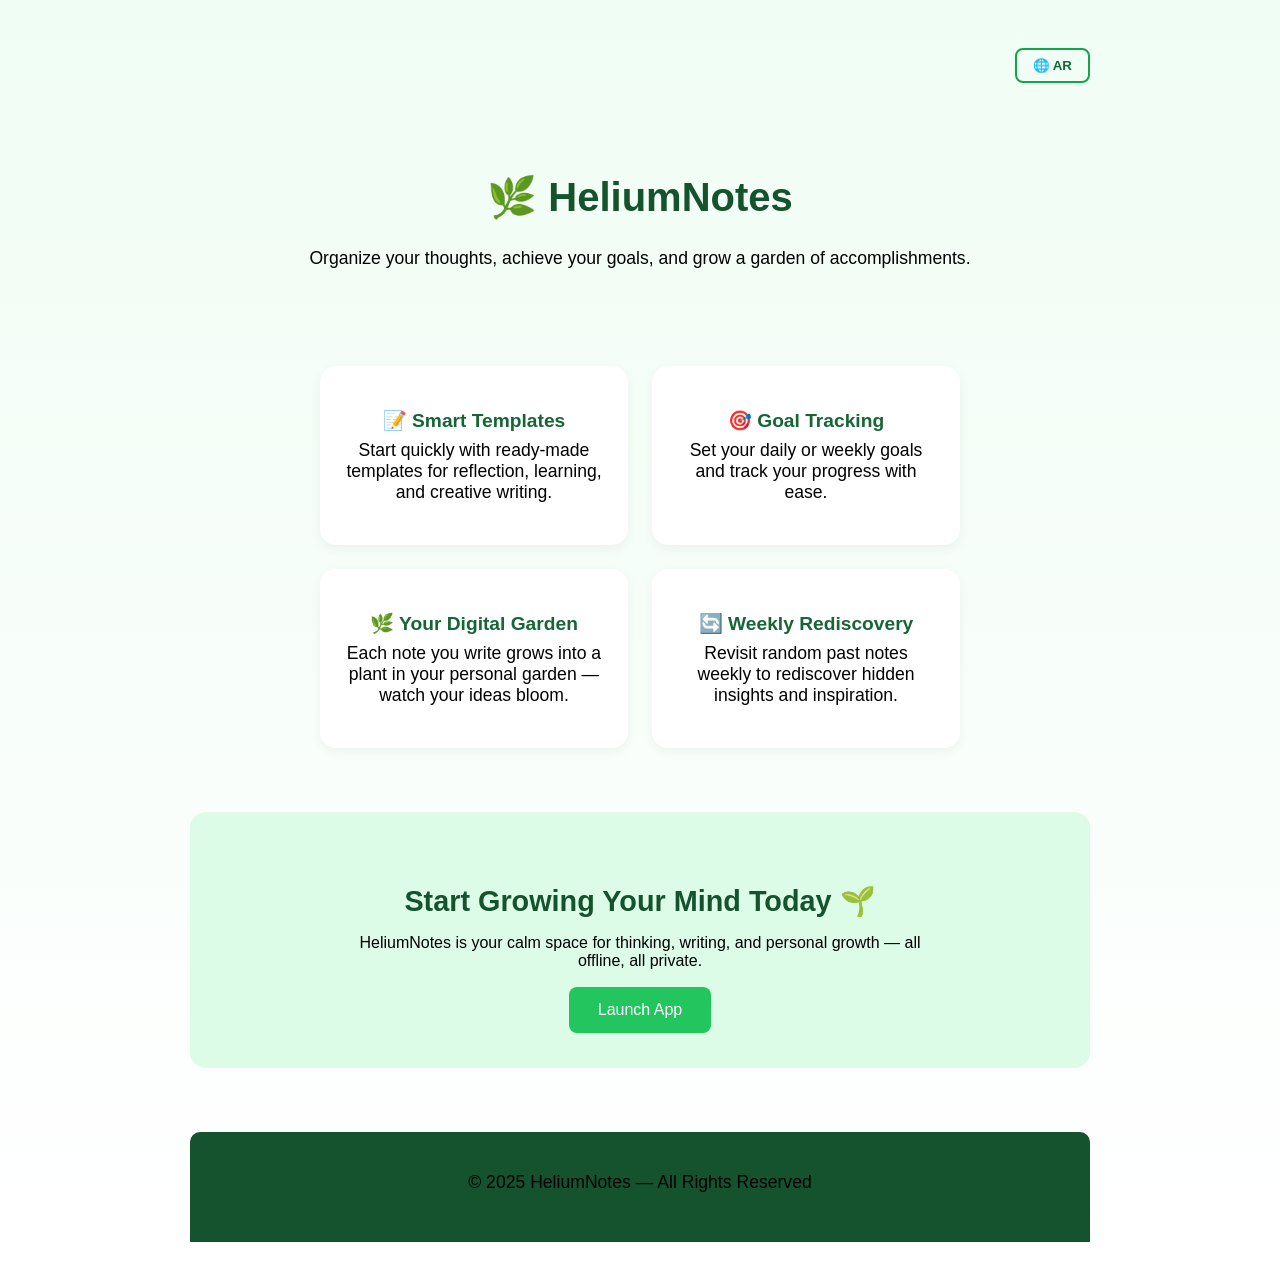
<file: index.html>
<!DOCTYPE html>
<html lang="en" dir="ltr">
<head>
  <meta charset="UTF-8">
  <meta name="viewport" content="width=device-width, initial-scale=1.0">
  <title id="pageTitle">Welcome to HeliumNotes</title>
  <link rel="manifest" href="manifest.json">
  <meta name="theme-color" content="#3b82f6"/>
  <link rel="icon" href="icons/icon-192x192.png" type="image/png">
  <meta id="pageDescription" name="description" content="Organize your thoughts, achieve your goals, and grow a garden of accomplishments with HeliumNotes.">
  <style>
    body {
      margin: 0;
      font-family: 'Cairo', sans-serif;
      background: linear-gradient(180deg, #f0fdf4 0%, #ffffff 100%);
      color: #1e293b;
    }
    .container { text-align: center; padding: 2rem; max-width: 900px; margin: auto; }
    .landing-header-controls { text-align: right; padding: 1rem 0; }
    .lang-btn {
      background: none; border: 2px solid #16a34a; border-radius: 8px;
      padding: 0.5rem 1rem; cursor: pointer; color: #166534; font-weight: bold; transition: 0.3s;
    }
    .lang-btn:hover { background: #16a34a; color: white; }
    header { padding: 3rem 1rem 2rem; position: relative; overflow: hidden; }
    h1 { font-size: 2.5rem; color: #14532d; }
    p { font-size: 1.1rem; color: #000; margin-top: 0.5rem; }
    .features { display: flex; flex-wrap: wrap; justify-content: center; gap: 1.5rem; margin-top: 3rem; }
    .feature-card {
      background: white; border-radius: 16px; box-shadow: 0 4px 12px rgba(0,0,0,0.05);
      width: 260px; padding: 1.5rem; transition: transform 0.3s ease, box-shadow 0.3s ease;
    }
    .feature-card:hover { transform: translateY(-5px); box-shadow: 0 6px 16px rgba(0,0,0,0.1); }
    .feature-card h3 { color: #166534; font-size: 1.2rem; margin-bottom: 0.5rem; }
    .cta-section {
      margin-top: 4rem; background: #dcfce7; border-radius: 16px; padding: 3rem 2rem;
    }
    .cta-section h2 { color: #14532d; margin-bottom: 1rem; font-size: 1.8rem; }
    .cta-section p { max-width: 600px; margin: auto; font-size: 1rem; margin-bottom: 2rem; }
    .cta-button {
      background-color: #22c55e; color: white; padding: 0.9rem 1.8rem; border-radius: 8px;
      border: none; font-size: 1rem; cursor: pointer; text-decoration: none; transition: background 0.3s ease;
    }
    .cta-button:hover { background-color: #16a34a; }
    footer {
      margin-top: 4rem; padding: 2rem; background: #14532d; color: white;
      border-radius: 10px 10px 0 0; font-size: 0.9rem;
    }
    @media (max-width: 768px) { .feature-card { width: 100%; max-width: 320px; } h1 { font-size: 2rem; } }
  </style>
</head>

<body>
  <div class="container">
    <div class="landing-header-controls">
      <button class="lang-btn" id="langBtn" onclick="toggleLanguage()">🌐 AR</button>
    </div>

    <header class="header">
      <h1 id="mainHeading">🌿 HeliumNotes</h1>
      <p id="subHeading">Organize your thoughts, achieve your goals, and grow a garden of accomplishments.</p>
    </header>

    <main>
      <div class="features">
        <div class="feature-card">
          <h3 id="feature1Title">📝 Smart Templates</h3>
          <p id="feature1Desc">Start quickly with ready-made templates for reflection, learning, and creative writing.</p>
        </div>
        <div class="feature-card">
          <h3 id="feature2Title">🎯 Goal Tracking</h3>
          <p id="feature2Desc">Set your daily or weekly goals and track your progress with ease.</p>
        </div>
        <div class="feature-card">
          <h3 id="feature3Title">🌿 Your Digital Garden</h3>
          <p id="feature3Desc">Each note you write grows into a plant in your personal garden — watch your ideas bloom.</p>
        </div>
        <div class="feature-card">
          <h3 id="feature4Title">🔄 Weekly Rediscovery</h3>
          <p id="feature4Desc">Revisit random past notes weekly to rediscover hidden insights and inspiration.</p>
        </div>
      </div>

      <section class="cta-section">
        <h2 id="ctaTitle">Start Growing Your Mind Today 🌱</h2>
        <p id="ctaDesc">HeliumNotes is your calm space for thinking, writing, and personal growth — all offline, all private.</p>
        <a href="app.html" class="cta-button" id="launchBtn">Launch App</a>
        <button class="cta-button" id="installBtn" style="display:none; margin-top:15px;">🚀 Install App</button>
      </section>
    </main>

    <footer>
      <p>© 2025 HeliumNotes — All Rights Reserved</p>
    </footer>
  </div>

  <script>
    // Translation system (same as before)
    const translations = {
      en: {
        pageTitle: "Welcome to HeliumNotes",
        mainHeading: "🌿 HeliumNotes",
        subHeading: "Organize your thoughts, achieve your goals, and grow a garden of accomplishments.",
        feature1Title: "📝 Smart Templates",
        feature1Desc: "Start quickly with ready-made templates for reflection, learning, and creative writing.",
        feature2Title: "🎯 Goal Tracking",
        feature2Desc: "Set your daily or weekly goals and track your progress with ease.",
        feature3Title: "🌿 Your Digital Garden",
        feature3Desc: "Each note you write grows into a plant in your personal garden — watch your ideas bloom.",
        feature4Title: "🔄 Weekly Rediscovery",
        feature4Desc: "Revisit random past notes weekly to rediscover hidden insights and inspiration.",
        ctaTitle: "Start Growing Your Mind Today 🌱",
        ctaDesc: "HeliumNotes is your calm space for thinking, writing, and personal growth — all offline, all private.",
        launchBtn: "Launch App",
        langBtn: "🌐 AR",
        installBtn: "🚀 Install App"
      },
      ar: {
        pageTitle: "مرحباً بك في ملاحظات هيليوم",
        mainHeading: "🌿 ملاحظات هيليوم",
        subHeading: "نظّم أفكارك، حقق أهدافك، وازرع حديقة من الإنجازات.",
        feature1Title: "📝 قوالب ذكية",
        feature1Desc: "ابدأ بسرعة باستخدام قوالب جاهزة للتأمل، والتعلّم، والكتابة الإبداعية.",
        feature2Title: "🎯 تتبع الأهداف",
        feature2Desc: "حدد أهدافك اليومية أو الأسبوعية وتتبع تقدمك بسهولة.",
        feature3Title: "🌿 حديقتك الرقمية",
        feature3Desc: "كل ملاحظة تكتبها تنبت نبتة في حديقتك الشخصية — راقب أفكارك وهي تزدهر.",
        feature4Title: "🔄 إعادة اكتشاف أسبوعية",
        feature4Desc: "استرجع بعض ملاحظاتك القديمة كل أسبوع لتجد أفكارًا جديدة وإلهامًا متجددًا.",
        ctaTitle: "ابدأ رحلتك نحو صفاء الذهن اليوم 🌱",
        ctaDesc: "هيليوم نوتس هو مساحتك الهادئة للتفكير والنمو الذاتي — يعمل دون إنترنت وبخصوصية تامة.",
        launchBtn: "افتح التطبيق",
        langBtn: "🌐 EN",
        installBtn: "🚀 تثبيت التطبيق"
      }
    };

    let currentLang = localStorage.getItem('lang') || 'en';
    function applyLanguage(){
      const l=translations[currentLang];
      document.documentElement.lang=currentLang;
      document.documentElement.dir=currentLang==='ar'?'rtl':'ltr';
      for(const k in l){const e=document.getElementById(k);if(e)e.textContent=l[k];}
    }
    function toggleLanguage(){
      currentLang=currentLang==='en'?'ar':'en';
      localStorage.setItem('lang',currentLang);
      applyLanguage();
    }
    applyLanguage();
  </script>

  <script src="pwa-init.js"></script>
  <script>
    // Ensure PWA install button shows when allowed
    let deferredPrompt;
    const installBtn = document.getElementById('installBtn');

    window.addEventListener('beforeinstallprompt', (e) => {
      e.preventDefault();
      deferredPrompt = e;
      installBtn.style.display = 'inline-block';
      installBtn.addEventListener('click', async () => {
        deferredPrompt.prompt();
      });
    });
  </script>
</body>
</html>
</file>
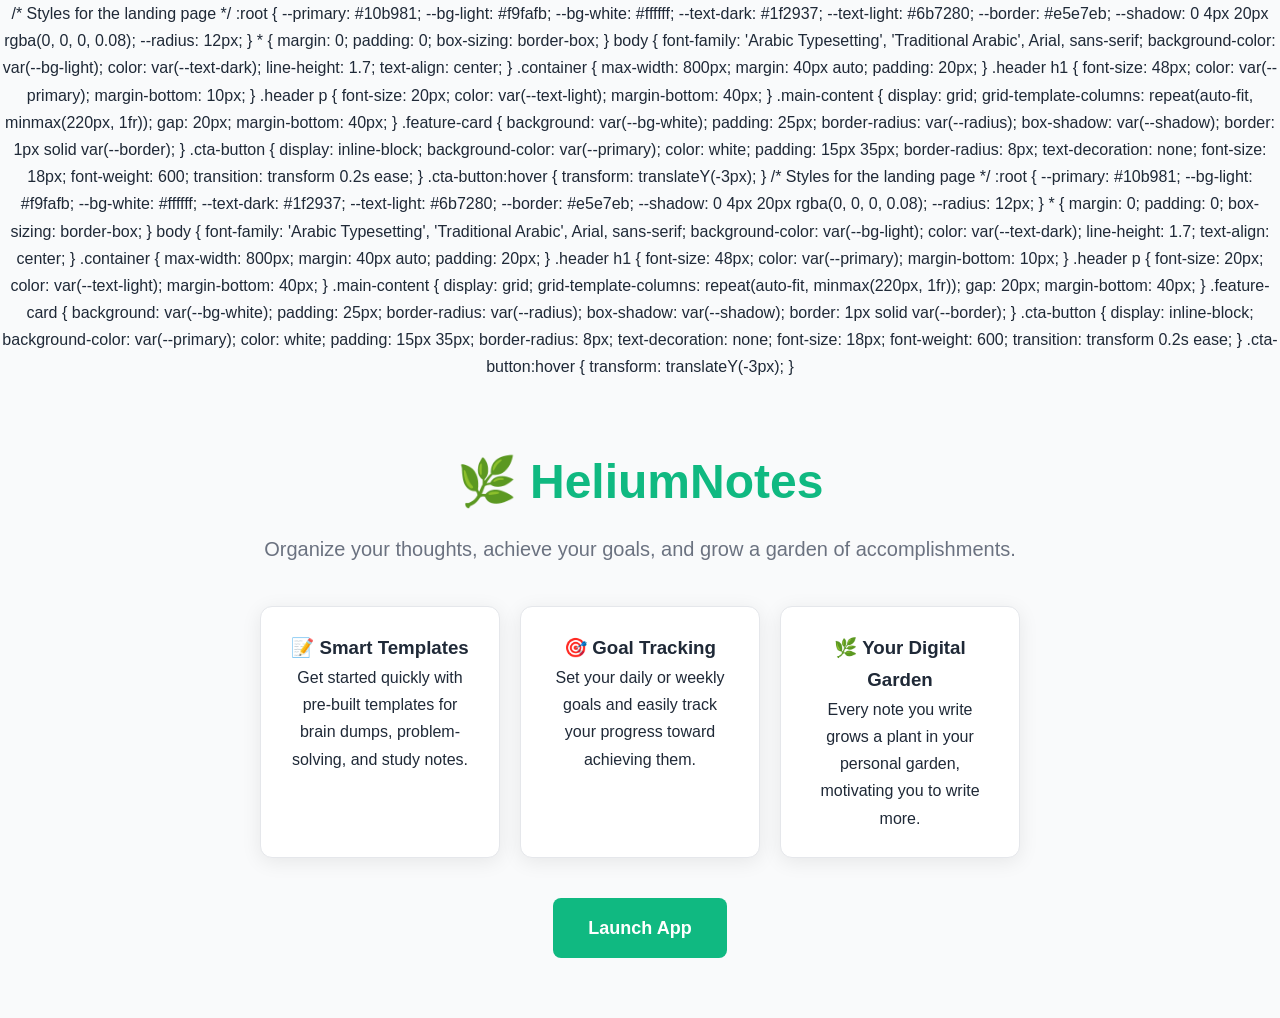
<file: landingPage.html>
<link rel="stylesheet" href="landing.css">
/* Styles for the landing page */
:root {
    --primary: #10b981;
    --bg-light: #f9fafb;
    --bg-white: #ffffff;
    --text-dark: #1f2937;
    --text-light: #6b7280;
    --border: #e5e7eb;
    --shadow: 0 4px 20px rgba(0, 0, 0, 0.08);
    --radius: 12px;
}

* {
    margin: 0;
    padding: 0;
    box-sizing: border-box;
}

body {
    font-family: 'Arabic Typesetting', 'Traditional Arabic', Arial, sans-serif;
    background-color: var(--bg-light);
    color: var(--text-dark);
    line-height: 1.7;
    text-align: center;
}

.container {
    max-width: 800px;
    margin: 40px auto;
    padding: 20px;
}

.header h1 {
    font-size: 48px;
    color: var(--primary);
    margin-bottom: 10px;
}

.header p {
    font-size: 20px;
    color: var(--text-light);
    margin-bottom: 40px;
}

.main-content {
    display: grid;
    grid-template-columns: repeat(auto-fit, minmax(220px, 1fr));
    gap: 20px;
    margin-bottom: 40px;
}

.feature-card {
    background: var(--bg-white);
    padding: 25px;
    border-radius: var(--radius);
    box-shadow: var(--shadow);
    border: 1px solid var(--border);
}

.cta-button {
    display: inline-block;
    background-color: var(--primary);
    color: white;
    padding: 15px 35px;
    border-radius: 8px;
    text-decoration: none;
    font-size: 18px;
    font-weight: 600;
    transition: transform 0.2s ease;
}

.cta-button:hover {
    transform: translateY(-3px);
}
/* Styles for the landing page */
:root {
    --primary: #10b981;
    --bg-light: #f9fafb;
    --bg-white: #ffffff;
    --text-dark: #1f2937;
    --text-light: #6b7280;
    --border: #e5e7eb;
    --shadow: 0 4px 20px rgba(0, 0, 0, 0.08);
    --radius: 12px;
}

* {
    margin: 0;
    padding: 0;
    box-sizing: border-box;
}

body {
    font-family: 'Arabic Typesetting', 'Traditional Arabic', Arial, sans-serif;
    background-color: var(--bg-light);
    color: var(--text-dark);
    line-height: 1.7;
    text-align: center;
}

.container {
    max-width: 800px;
    margin: 40px auto;
    padding: 20px;
}

.header h1 {
    font-size: 48px;
    color: var(--primary);
    margin-bottom: 10px;
}

.header p {
    font-size: 20px;
    color: var(--text-light);
    margin-bottom: 40px;
}

.main-content {
    display: grid;
    grid-template-columns: repeat(auto-fit, minmax(220px, 1fr));
    gap: 20px;
    margin-bottom: 40px;
}

.feature-card {
    background: var(--bg-white);
    padding: 25px;
    border-radius: var(--radius);
    box-shadow: var(--shadow);
    border: 1px solid var(--border);
}

.cta-button {
    display: inline-block;
    background-color: var(--primary);
    color: white;
    padding: 15px 35px;
    border-radius: 8px;
    text-decoration: none;
    font-size: 18px;
    font-weight: 600;
    transition: transform 0.2s ease;
}

.cta-button:hover {
    transform: translateY(-3px);
}
<link rel="stylesheet" href="landing.css">
<!DOCTYPE html>
<html lang="en">
<head>
    <meta charset="UTF-8">
    <meta name="viewport" content="width=device-width, initial-scale=1.0">
    <title>Welcome to HeliumNotes</title>
    <link rel="stylesheet" href="landing.css">
    <link rel="icon" href="icons/icon-192x192.png" type="image/png">
    <meta name="description" content="Organize your thoughts, achieve your goals, and grow a garden of accomplishments with HeliumNotes.">
</head>
<body>
    <div class="container">
        <header class="header">
            <h1>🌿 HeliumNotes</h1>
            <p>Organize your thoughts, achieve your goals, and grow a garden of accomplishments.</p>
        </header>

        <main class="main-content">
            <div class="feature-card">
                <h3>📝 Smart Templates</h3>
                <p>Get started quickly with pre-built templates for brain dumps, problem-solving, and study notes.</p>
            </div>
            <div class="feature-card">
                <h3>🎯 Goal Tracking</h3>
                <p>Set your daily or weekly goals and easily track your progress toward achieving them.</p>
            </div>
            <div class="feature-card">
                <h3>🌿 Your Digital Garden</h3>
                <p>Every note you write grows a plant in your personal garden, motivating you to write more.</p>
            </div>
        </main>

        <a href="index.html" class="cta-button">Launch App</a>
    </div>
</body>
</html>
</file>
<file: landing.css>
/* Styles for the landing page */
:root {
    --primary: #10b981;
    --bg-light: #f9fafb;
    --bg-white: #ffffff;
    --text-dark: #1f2937;
    --text-light: #6b7280;
    --border: #e5e7eb;
    --shadow: 0 4px 20px rgba(0, 0, 0, 0.08);
    --radius: 12px;
}

* {
    margin: 0;
    padding: 0;
    box-sizing: border-box;
}

body {
    font-family: 'Arabic Typesetting', 'Traditional Arabic', Arial, sans-serif;
    background-color: var(--bg-light);
    color: var(--text-dark);
    line-height: 1.7;
    text-align: center;
}

.container {
    max-width: 800px;
    margin: 40px auto;
    padding: 20px;
}

.landing-header-controls {
    display: flex;
    justify-content: flex-end;
    margin-bottom: -40px; /* Pull it up into the padding space */
}

.lang-btn {
    background-color: var(--bg-white);
    border: 1px solid var(--border);
    padding: 8px 16px;
    border-radius: 8px;
    cursor: pointer;
    font-weight: 600;
}

.header h1 {
    font-size: 48px;
    color: var(--primary);
    margin-bottom: 10px;
}

.header p {
    font-size: 20px;
    color: var(--text-light);
    margin-bottom: 40px;
}

.main-content {
    display: grid;
    grid-template-columns: repeat(auto-fit, minmax(220px, 1fr));
    gap: 20px;
    margin-bottom: 40px;
}

.feature-card {
    background: var(--bg-white);
    padding: 25px;
    border-radius: var(--radius);
    box-shadow: var(--shadow);
    border: 1px solid var(--border);
}

.cta-button {
    display: inline-block;
    background-color: var(--primary);
    color: white;
    padding: 15px 35px;
    border-radius: 8px;
    text-decoration: none;
    font-size: 18px;
    font-weight: 600;
    transition: transform 0.2s ease;
}

.cta-button:hover {
    transform: translateY(-3px);
}

/* RTL Adjustments */
[dir="rtl"] body {
    font-family: 'Arabic Typesetting', 'Traditional Arabic', Arial, sans-serif;
}

[dir="rtl"] .landing-header-controls {
    justify-content: flex-start;
}
</file>
